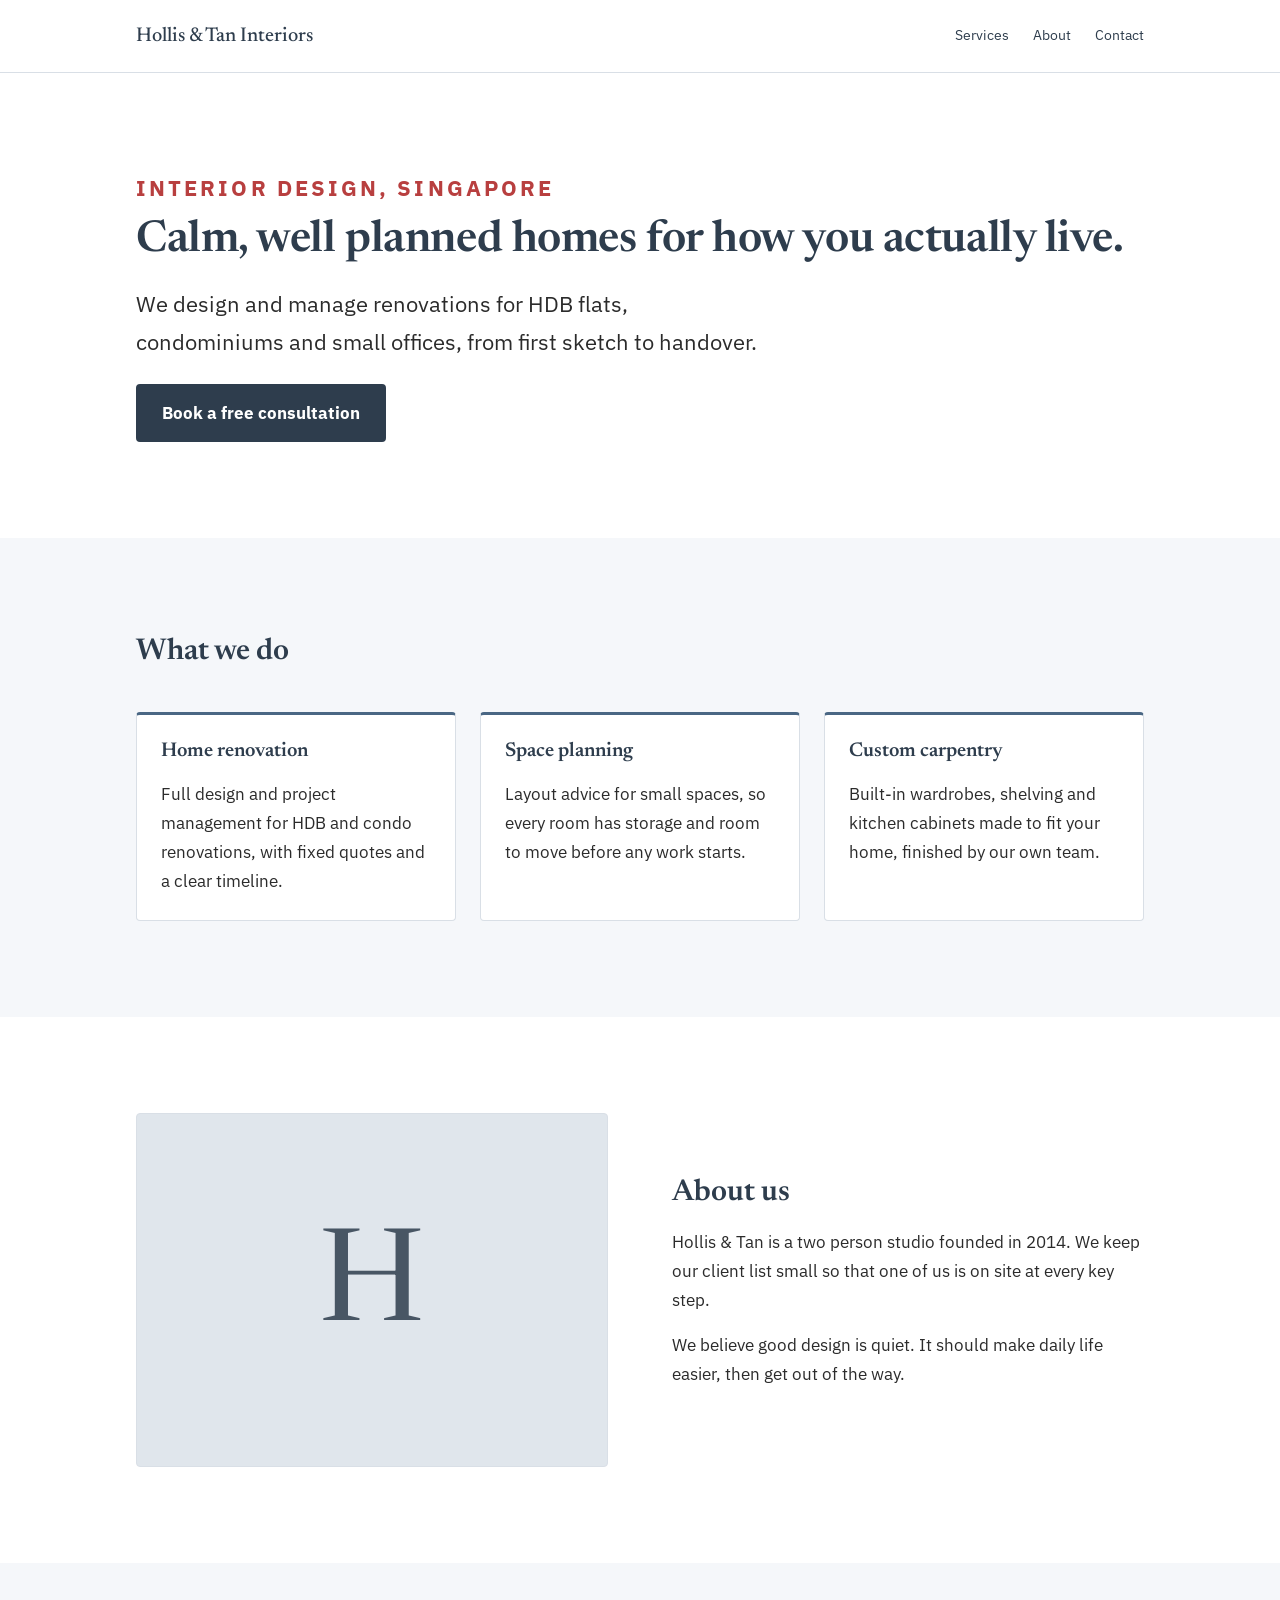
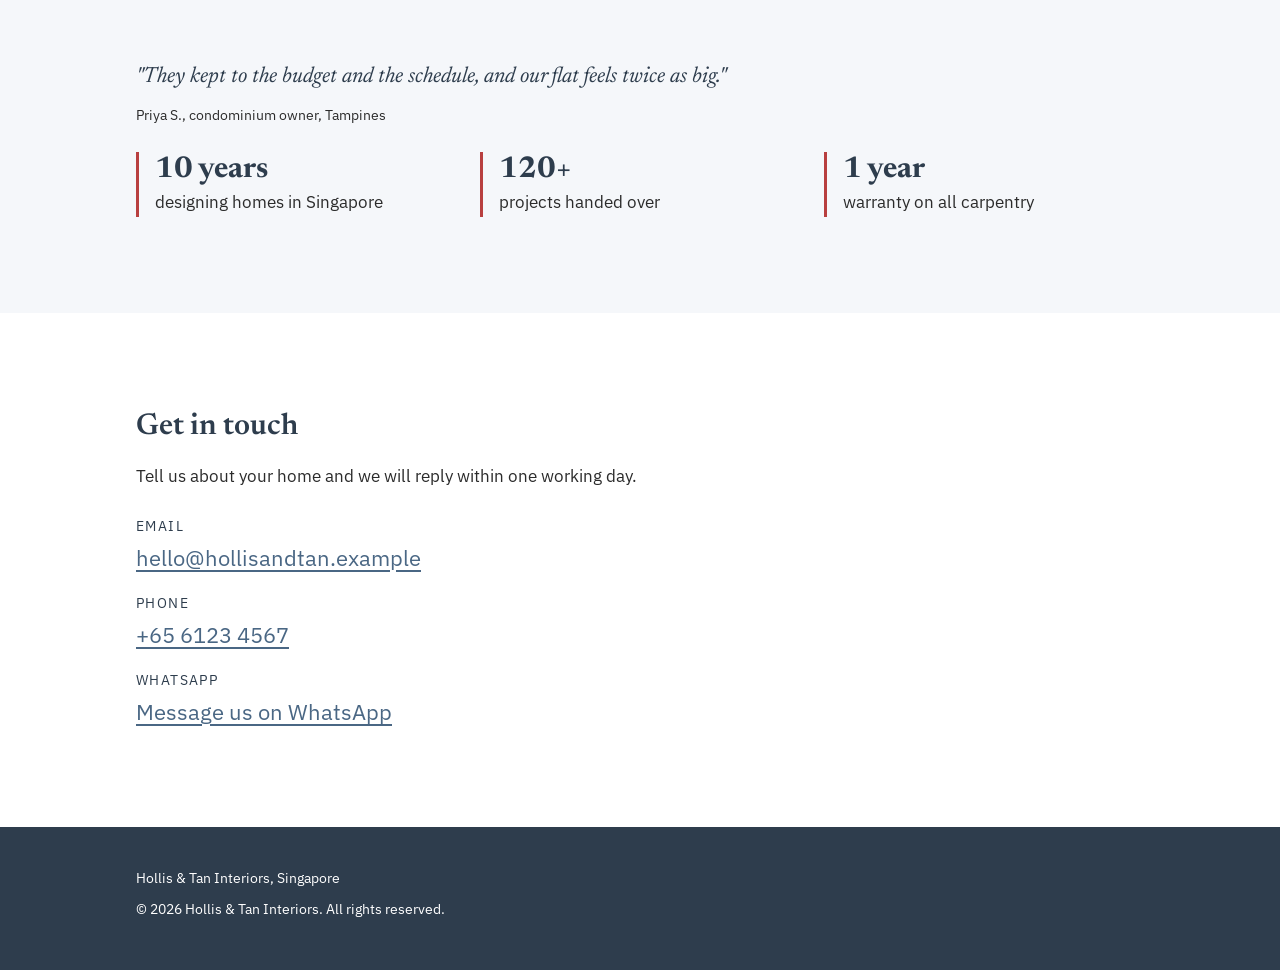
<file: example/index.html>
<!doctype html>
<html lang="en">
<head>
  <meta charset="utf-8">
  <meta name="viewport" content="width=device-width, initial-scale=1">
  <title>Hollis &amp; Tan Interiors | Interior design in Singapore</title>
  <meta name="description" content="Interior design for homes and small offices in Singapore.">
  <link rel="stylesheet" href="../tokens.css">
  <link rel="stylesheet" href="../base.css">
</head>
<body>
  <a class="skip-link" href="#main">Skip to content</a>
  <header class="site-header">
    <div class="container">
      <a class="site-name" href="#top">Hollis &amp; Tan Interiors</a>
      <nav class="site-nav" aria-label="Main">
        <a href="#services">Services</a>
        <a href="#about">About</a>
        <a href="#contact">Contact</a>
      </nav>
    </div>
  </header>

  <main id="main">
    <section class="hero" id="top">
      <div class="container">
        <p class="eyebrow">Interior design, Singapore</p>
        <h1>Calm, well planned homes for how you actually live.</h1>
        <p>We design and manage renovations for HDB flats, condominiums and small offices, from first sketch to handover.</p>
        <a class="button" href="#contact">Book a free consultation</a>
      </div>
    </section>

    <section class="section section--alt" id="services">
      <div class="container">
        <h2>What we do</h2>
        <div class="cards">
          <article class="card">
            <h3>Home renovation</h3>
            <p>Full design and project management for HDB and condo renovations, with fixed quotes and a clear timeline.</p>
          </article>
          <article class="card">
            <h3>Space planning</h3>
            <p>Layout advice for small spaces, so every room has storage and room to move before any work starts.</p>
          </article>
          <article class="card">
            <h3>Custom carpentry</h3>
            <p>Built-in wardrobes, shelving and kitchen cabinets made to fit your home, finished by our own team.</p>
          </article>
        </div>
      </div>
    </section>

    <section class="section" id="about">
      <div class="container split">
        <div class="photo-block" data-initial="H" role="img" aria-label="Hollis and Tan initial"></div>
        <div>
          <h2>About us</h2>
          <p>Hollis &amp; Tan is a two person studio founded in 2014. We keep our client list small so that one of us is on site at every key step.</p>
          <p>We believe good design is quiet. It should make daily life easier, then get out of the way.</p>
        </div>
      </div>
    </section>

    <section class="section section--alt" id="highlights">
      <div class="container">
        <p class="quote">"They kept to the budget and the schedule, and our flat feels twice as big."</p>
        <p class="quote-by">Priya S., condominium owner, Tampines</p>
        <div class="highlights">
          <div class="highlight"><strong>10 years</strong>designing homes in Singapore</div>
          <div class="highlight"><strong>120+</strong>projects handed over</div>
          <div class="highlight"><strong>1 year</strong>warranty on all carpentry</div>
        </div>
      </div>
    </section>

    <section class="section" id="contact">
      <div class="container">
        <h2>Get in touch</h2>
        <p>Tell us about your home and we will reply within one working day.</p>
        <ul class="contact-list">
          <li><span>Email</span><a href="mailto:hello@hollisandtan.example">hello@hollisandtan.example</a></li>
          <li><span>Phone</span><a href="tel:+6561234567">+65 6123 4567</a></li>
          <li><span>WhatsApp</span><a href="https://wa.me/6591234567">Message us on WhatsApp</a></li>
        </ul>
      </div>
    </section>
  </main>

  <footer class="site-footer">
    <div class="container">
      <p>Hollis &amp; Tan Interiors, Singapore</p>
      <p>&copy; 2026 Hollis &amp; Tan Interiors. All rights reserved.</p>
    </div>
  </footer>
</body>
</html>
</file>
<file: tokens.css>
/* Workshop design system: tokens. Feel based on a quiet, restrained editorial style.
   Contrast (WCAG): slate 11.11 on white; charcoal 14.16 on white;
   steel #4a6784 5.89 on white, 5.49 on #f5f7fa; red #b83f3f 5.50 on white, 5.12 on #f5f7fa. */
@import url("https://fonts.googleapis.com/css2?family=IBM+Plex+Sans:ital,wght@0,400;0,600;1,400&family=Newsreader:ital,opsz,wght@0,6..72,400;0,6..72,500;1,6..72,400&display=swap");

:root {
  /* colours */
  --color-slate: #2e3d4d;
  --color-charcoal: #2b2b2b;
  --color-steel: #4a6784;
  --color-mist: #f5f7fa;
  --color-red: #b83f3f;
  --color-white: #ffffff;
  --color-line: #d9dfe6;

  /* fonts */
  --font-heading: "Newsreader", Georgia, "Times New Roman", serif;
  --font-body: "IBM Plex Sans", "Helvetica Neue", Arial, sans-serif;

  /* type scale (restrained, mobile first) */
  --text-sm: 0.875rem;
  --text-base: 1.0625rem;
  --text-lead: 1.25rem;
  --text-h3: 1.25rem;
  --text-h2: 1.625rem;
  --text-h1: 2rem;
  --leading-body: 1.7;
  --leading-heading: 1.25;

  /* spacing */
  --space-1: 0.5rem;
  --space-2: 1rem;
  --space-3: 1.5rem;
  --space-4: 2.5rem;
  --space-5: 4rem;
  --space-6: 6rem;

  /* shape */
  --radius: 4px;
  --max-width: 68rem;
  --max-width-text: 40rem;
}

@media (min-width: 48em) {
  :root {
    --text-h1: 2.75rem;
    --text-h2: 1.875rem;
    --text-lead: 1.375rem;
  }
}
</file>
<file: base.css>
/* Workshop design system: base styles. Uses tokens.css only. Load tokens.css first. */
*, *::before, *::after { box-sizing: border-box; }
html { -webkit-text-size-adjust: 100%; scroll-behavior: smooth; }
body {
  margin: 0;
  background: var(--color-white);
  color: var(--color-charcoal);
  font-family: var(--font-body);
  font-size: var(--text-base);
  line-height: var(--leading-body);
}
img { max-width: 100%; height: auto; display: block; }
h1, h2, h3 {
  font-family: var(--font-heading);
  color: var(--color-slate);
  line-height: var(--leading-heading);
  font-weight: 600;
  margin: 0 0 var(--space-2);
}
h1 { font-size: var(--text-h1); letter-spacing: -0.01em; }
h2 { font-size: var(--text-h2); }
h3 { font-size: var(--text-h3); }
p { margin: 0 0 var(--space-2); max-width: var(--max-width-text); }
a { color: var(--color-steel); text-underline-offset: 0.2em; }
a:hover { color: var(--color-slate); }
:focus-visible { outline: 3px solid var(--color-steel); outline-offset: 3px; border-radius: var(--radius); }

.skip-link { position: absolute; left: var(--space-2); top: -4rem; background: var(--color-slate); color: var(--color-white); padding: var(--space-1) var(--space-2); border-radius: var(--radius); z-index: 10; }
.skip-link:focus { top: var(--space-1); }

.container { width: 100%; max-width: var(--max-width); margin: 0 auto; padding: 0 var(--space-3); }
.section { padding: var(--space-5) 0; }
.section--alt { background: var(--color-mist); }
.eyebrow { font-size: var(--text-sm); letter-spacing: 0.14em; text-transform: uppercase; color: var(--color-red); font-weight: 700; margin: 0 0 var(--space-1); }
.lead { font-size: var(--text-lead); color: var(--color-slate); font-family: var(--font-heading); line-height: 1.5; }

/* header */
.site-header { border-bottom: 1px solid var(--color-line); background: var(--color-white); }
.site-header .container { display: flex; flex-wrap: wrap; align-items: center; justify-content: space-between; gap: var(--space-2); padding-top: var(--space-2); padding-bottom: var(--space-2); }
.site-name { font-family: var(--font-heading); font-size: var(--text-h3); font-weight: 500; color: var(--color-slate); text-decoration: none; }
.site-nav { display: flex; flex-wrap: wrap; gap: var(--space-3); font-size: var(--text-sm); }
.site-nav a { color: var(--color-slate); text-decoration: none; padding: var(--space-1) 0; }
.site-nav a:hover { color: var(--color-steel); text-decoration: underline; }

/* hero */
.hero { padding: var(--space-5) 0; }
.hero p { font-size: var(--text-lead); }

/* buttons */
.button { display: inline-block; background: var(--color-slate); color: var(--color-white); text-decoration: none; padding: 0.8rem var(--space-3); border-radius: var(--radius); font-weight: 700; border: 2px solid var(--color-slate); margin-top: var(--space-1); }
.button:hover { background: var(--color-white); color: var(--color-slate); }
.button--ghost { background: transparent; color: var(--color-slate); }
.button--ghost:hover { background: var(--color-slate); color: var(--color-white); }

/* cards */
.cards { display: grid; gap: var(--space-3); grid-template-columns: 1fr; margin-top: var(--space-4); }
.card { background: var(--color-white); border: 1px solid var(--color-line); border-top: 3px solid var(--color-steel); border-radius: var(--radius); padding: var(--space-3); }
.card p { margin-bottom: 0; }

/* about */
.split { display: grid; gap: var(--space-4); grid-template-columns: 1fr; align-items: center; }
.photo-block { background: var(--color-mist); border: 1px solid var(--color-line); border-radius: var(--radius); aspect-ratio: 4 / 3; width: 100%; object-fit: cover; }
.section--alt .photo-block { background: var(--color-white); }
/* No photo: a soft block showing the business initial (set data-initial on the div). */
div.photo-block { display: flex; align-items: center; justify-content: center; background: color-mix(in srgb, var(--color-steel) 12%, var(--color-mist)); }
div.photo-block::after { content: attr(data-initial); font-family: var(--font-heading); font-size: clamp(4rem, 12vw, 8rem); line-height: 1; color: var(--color-slate); opacity: 0.85; }

/* highlights / testimonial */
.highlights { display: grid; gap: var(--space-3); grid-template-columns: 1fr; margin-top: var(--space-3); }
.highlight { border-left: 3px solid var(--color-red); padding-left: var(--space-2); }
.highlight strong { display: block; font-family: var(--font-heading); font-size: var(--text-h2); color: var(--color-slate); line-height: 1.2; }
.quote { font-family: var(--font-heading); font-style: italic; font-size: var(--text-lead); color: var(--color-slate); margin: 0 0 var(--space-1); max-width: var(--max-width-text); }
.quote-by { font-size: var(--text-sm); margin: 0; }

/* contact */
.contact-list { list-style: none; padding: 0; margin: var(--space-3) 0 0; display: grid; gap: var(--space-2); }
.contact-list span { display: block; font-size: var(--text-sm); text-transform: uppercase; letter-spacing: 0.1em; color: var(--color-slate); }
.contact-list a { font-size: var(--text-lead); }

/* footer */
.site-footer { background: var(--color-slate); color: var(--color-white); padding: var(--space-4) 0; font-size: var(--text-sm); }
.site-footer p { margin: 0 0 var(--space-1); max-width: none; }
.site-footer a { color: var(--color-white); }

@media (min-width: 48em) {
  .container { padding: 0 var(--space-4); }
  .section { padding: var(--space-6) 0; }
  .hero { padding: var(--space-6) 0; }
  .cards { grid-template-columns: repeat(3, 1fr); }
  .split { grid-template-columns: 1fr 1fr; gap: var(--space-5); }
  .highlights { grid-template-columns: repeat(3, 1fr); }
}
@media (prefers-reduced-motion: reduce) { html { scroll-behavior: auto; } }
</file>
